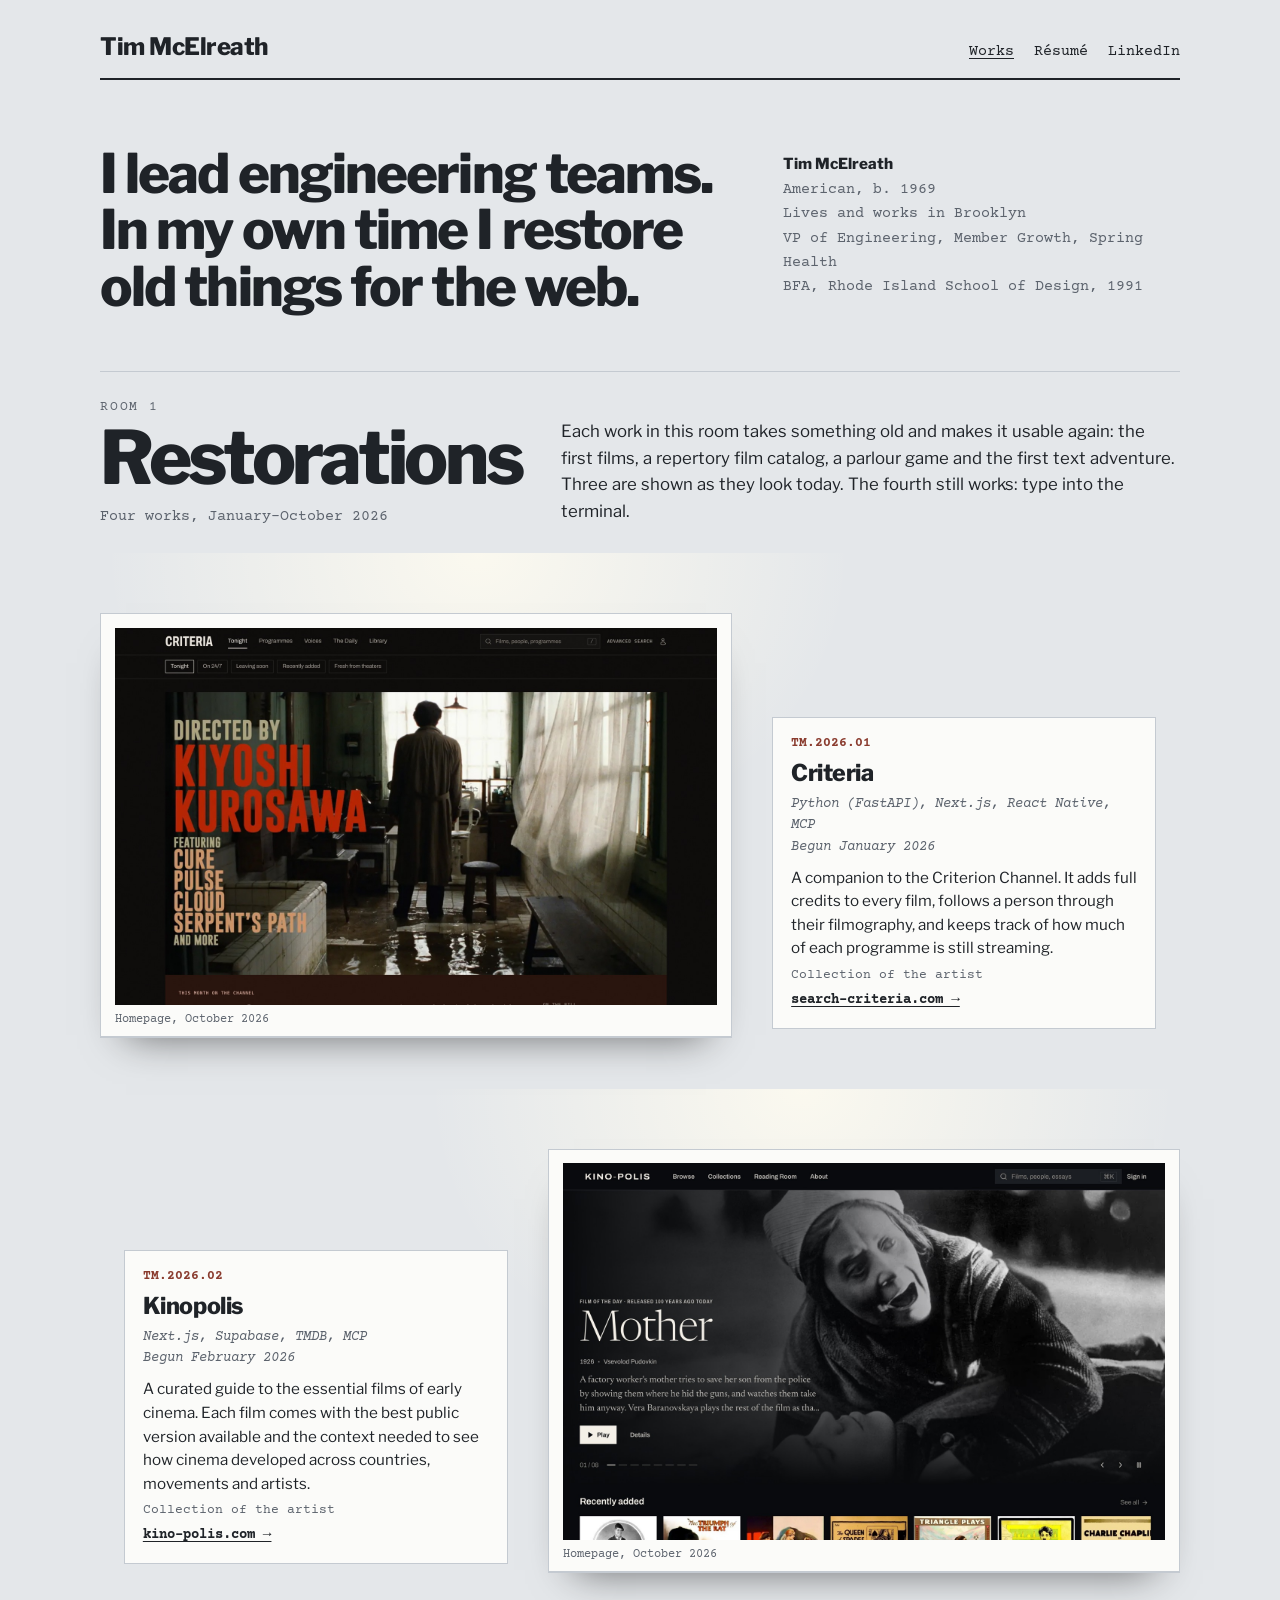
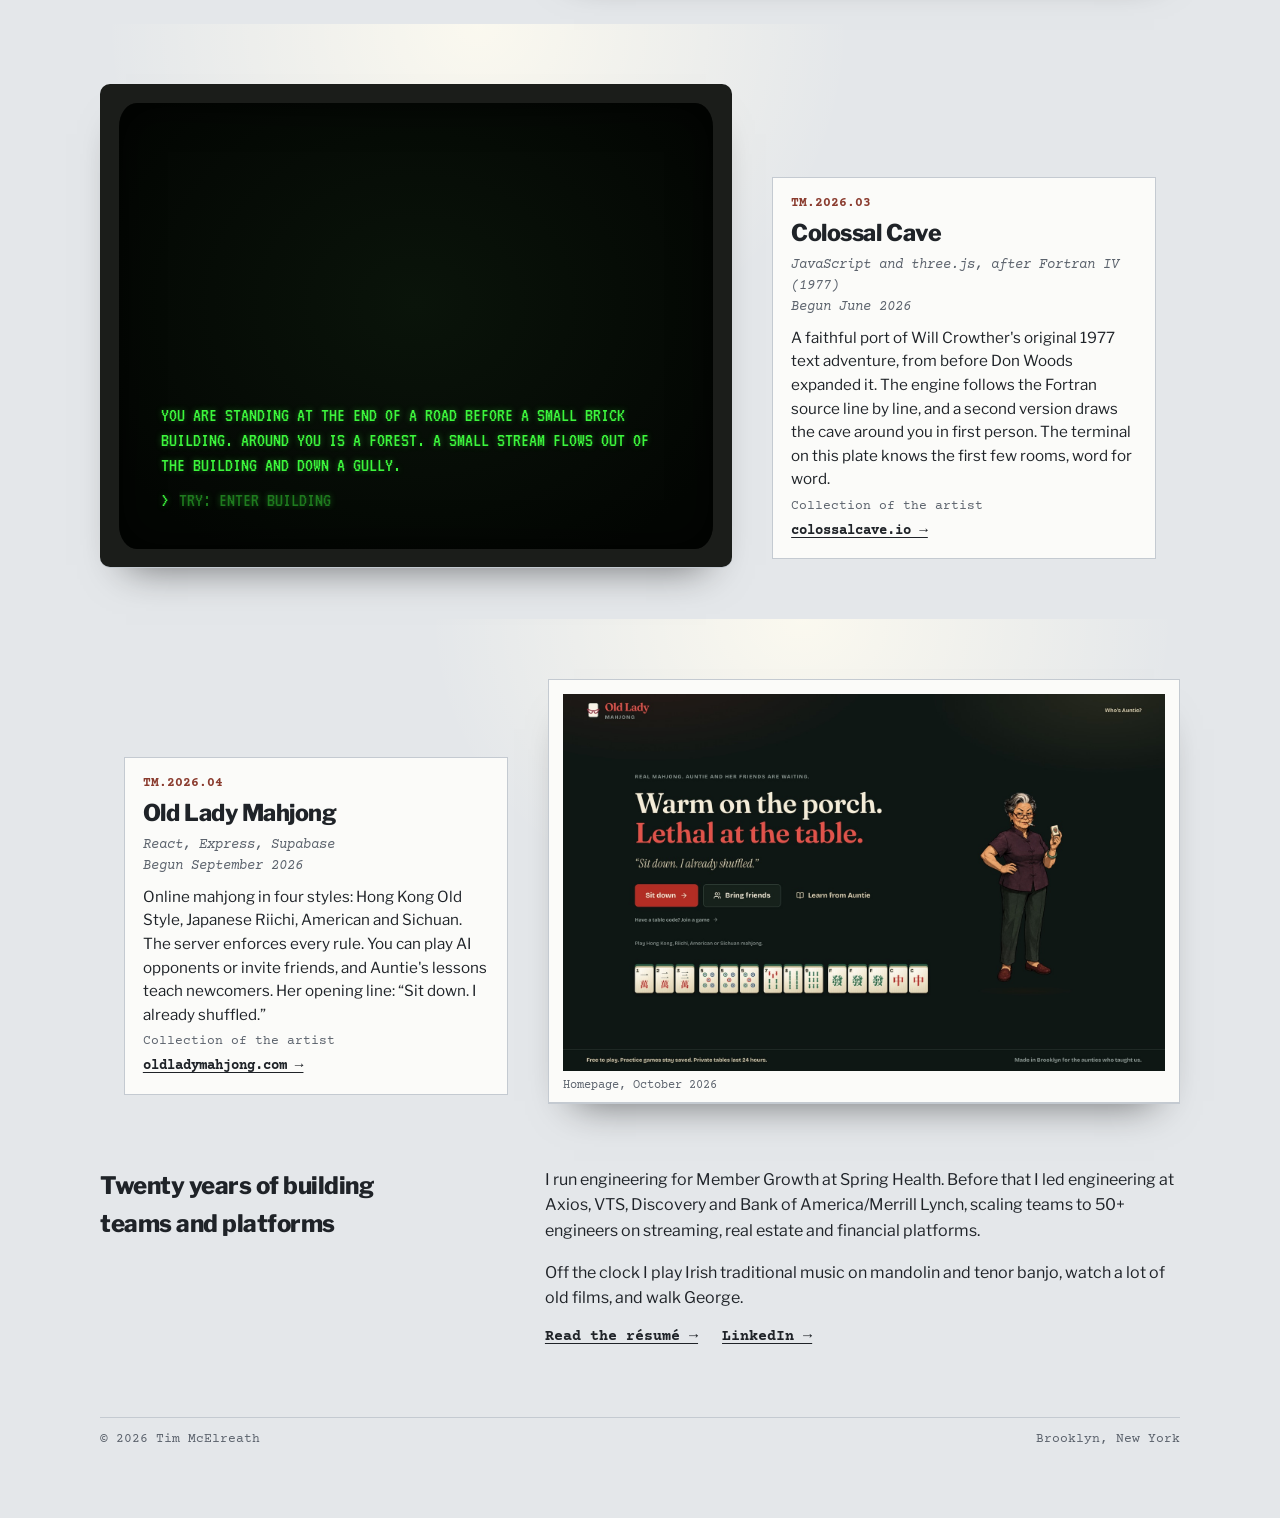
<file: index.html>
<!doctype html>
<html lang="en">
<head>
<meta charset="utf-8">
<meta name="viewport" content="width=device-width, initial-scale=1, viewport-fit=cover">
<title>Tim McElreath</title>
<meta name="description" content="Tim McElreath is an engineering leader in Brooklyn. Works: Criteria, Kinopolis, Colossal Cave and Old Lady Mahjong.">
<meta property="og:title" content="Tim McElreath">
<meta property="og:description" content="Engineering leader in Brooklyn. Four restorations for the web: Criteria, Kinopolis, Colossal Cave and Old Lady Mahjong.">
<meta property="og:type" content="website">
<link rel="icon" href="data:image/svg+xml,%3Csvg xmlns='http://www.w3.org/2000/svg' viewBox='0 0 32 32'%3E%3Crect width='32' height='32' fill='%23fbfbf9'/%3E%3Crect x='1' y='1' width='30' height='30' fill='none' stroke='%231f2328' stroke-width='2'/%3E%3Ctext x='16' y='22' font-family='Arial' font-weight='800' font-size='14' text-anchor='middle' fill='%238a3b2e'%3ETM%3C/text%3E%3C/svg%3E">
<link rel="preconnect" href="https://fonts.googleapis.com">
<link rel="preconnect" href="https://fonts.gstatic.com" crossorigin>
<link rel="stylesheet" href="https://fonts.googleapis.com/css2?family=Archivo:wdth,wght@62..100,400..800&family=Courier+Prime:wght@400;700&family=IM+Fell+English:ital@0;1&family=IM+Fell+English+SC&family=Libre+Franklin:wght@400;600;800&family=Source+Serif+4:opsz,wght@8..60,400&family=VT323&display=swap">
<link rel="stylesheet" href="/styles.css">
</head>
<body>
<div class="page">
  <header class="top">
    <a class="name" href="/">Tim McElreath</a>
    <nav aria-label="Primary">
      <a href="#works" aria-current="page">Works</a>
      <a href="/resume">Résumé</a>
      <a href="https://www.linkedin.com/in/timmcelreath/">LinkedIn</a>
    </nav>
  </header>

  <section class="intro">
    <h1>I lead engineering teams. In my own time I restore old things for the web.</h1>
    <p class="tombstone">
      <strong>Tim McElreath</strong><br>
      American, b. 1969<br>
      Lives and works in Brooklyn<br>
      VP of Engineering, Member Growth, Spring Health<br>
      BFA, Rhode Island School of Design, 1991
    </p>
  </section>

  <section class="room" id="works" aria-labelledby="room-title">
    <header class="wall-text">
      <span class="room-no">Room 1</span>
      <h2 id="room-title">Restorations</h2>
      <p class="room-dates">Four works, January–October 2026</p>
      <p>Each work in this room takes something old and makes it usable again: the first films, a repertory film catalog, a parlour game and the first text adventure. Three are shown as they look today. The fourth still works: type into the terminal.</p>
    </header>

    <div class="bays">
      <article class="bay">
        <figure class="plate plate-shot">
          <a href="https://search-criteria.com"><img src="/images/criteria.jpg" width="1600" height="1000" loading="lazy" alt="The Criteria homepage: a Kiyoshi Kurosawa programme leads Tonight, under navigation for Programmes, Voices, The Daily and Library."></a>
          <figcaption>Homepage, October 2026</figcaption>
        </figure>
        <div class="label">
          <span class="acc">TM.2026.01</span>
          <h3>Criteria</h3>
          <p class="medium">Python (FastAPI), Next.js, React Native, MCP<br>Begun January 2026</p>
          <p>A companion to the Criterion Channel. It adds full credits to every film, follows a person through their filmography, and keeps track of how much of each programme is still streaming.</p>
          <p class="credit">Collection of the artist</p>
          <a class="visit" href="https://search-criteria.com">search-criteria.com →</a>
        </div>
      </article>

      <article class="bay bay-flip">
        <figure class="plate plate-shot">
          <a href="https://www.kino-polis.com"><img src="/images/kinopolis.jpg" width="1600" height="1000" loading="lazy" alt="The Kinopolis homepage: Vsevolod Pudovkin's Mother (1926) as film of the day, released 100 years ago today."></a>
          <figcaption>Homepage, October 2026</figcaption>
        </figure>
        <div class="label">
          <span class="acc">TM.2026.02</span>
          <h3>Kinopolis</h3>
          <p class="medium">Next.js, Supabase, TMDB, MCP<br>Begun February 2026</p>
          <p>A curated guide to the essential films of early cinema. Each film comes with the best public version available and the context needed to see how cinema developed across countries, movements and artists.</p>
          <p class="credit">Collection of the artist</p>
          <a class="visit" href="https://www.kino-polis.com">kino-polis.com →</a>
        </div>
      </article>

      <article class="bay">
        <div class="plate plate-cave">
          <div class="crt">
            <div class="screen" id="cave-screen" aria-live="polite">
              <p>YOU ARE STANDING AT THE END OF A ROAD BEFORE A SMALL BRICK BUILDING. AROUND YOU IS A FOREST. A SMALL STREAM FLOWS OUT OF THE BUILDING AND DOWN A GULLY.</p>
            </div>
            <form class="prompt" id="cave-form" autocomplete="off">
              <label for="cave-input">&gt;</label>
              <input id="cave-input" name="cmd" type="text" spellcheck="false" autocapitalize="characters" placeholder="TRY: ENTER BUILDING" aria-label="Command">
            </form>
          </div>
        </div>
        <div class="label">
          <span class="acc">TM.2026.03</span>
          <h3>Colossal Cave</h3>
          <p class="medium">JavaScript and three.js, after Fortran IV (1977)<br>Begun June 2026</p>
          <p>A faithful port of Will Crowther's original 1977 text adventure, from before Don Woods expanded it. The engine follows the Fortran source line by line, and a second version draws the cave around you in first person. The terminal on this plate knows the first few rooms, word for word.</p>
          <p class="credit">Collection of the artist</p>
          <a class="visit" href="https://colossalcave.io">colossalcave.io →</a>
        </div>
      </article>

      <article class="bay bay-flip">
        <figure class="plate plate-shot">
          <a href="https://www.oldladymahjong.com"><img src="/images/mahjong.jpg" width="1600" height="1000" loading="lazy" alt="The Old Lady Mahjong homepage: “Warm on the porch. Lethal at the table.” beside an illustration of Auntie holding a tile."></a>
          <figcaption>Homepage, October 2026</figcaption>
        </figure>
        <div class="label">
          <span class="acc">TM.2026.04</span>
          <h3>Old Lady Mahjong</h3>
          <p class="medium">React, Express, Supabase<br>Begun September 2026</p>
          <p>Online mahjong in four styles: Hong Kong Old Style, Japanese Riichi, American and Sichuan. The server enforces every rule. You can play AI opponents or invite friends, and Auntie's lessons teach newcomers. Her opening line: &ldquo;Sit down. I already shuffled.&rdquo;</p>
          <p class="credit">Collection of the artist</p>
          <a class="visit" href="https://www.oldladymahjong.com">oldladymahjong.com →</a>
        </div>
      </article>
    </div>
  </section>

  <section class="about">
    <h2>Twenty years of building teams and platforms</h2>
    <div>
      <p>I run engineering for Member Growth at Spring Health. Before that I led engineering at Axios, VTS, Discovery and Bank of America/Merrill Lynch, scaling teams to 50+ engineers on streaming, real estate and financial platforms.</p>
      <p>Off the clock I play Irish traditional music on mandolin and tenor banjo, watch a lot of old films, and walk George.</p>
      <div class="cta"><a href="/resume">Read the résumé →</a><a href="https://www.linkedin.com/in/timmcelreath/">LinkedIn →</a></div>
    </div>
  </section>

  <footer>
    <span>© 2026 Tim McElreath</span>
    <span>Brooklyn, New York</span>
  </footer>
</div>
<script>
(() => {
  // Colossal Cave: the first rooms of Crowther's 1977 cave, in his words
  const ROOMS = {
    road: { text: 'YOU ARE STANDING AT THE END OF A ROAD BEFORE A SMALL BRICK BUILDING. AROUND YOU IS A FOREST. A SMALL STREAM FLOWS OUT OF THE BUILDING AND DOWN A GULLY.',
            go: { E: 'building', IN: 'building', ENTER: 'building', BUILDING: 'building', HOUSE: 'building', W: 'hill', UP: 'hill', ROAD: 'hill', S: 'valley', DOWN: 'valley', VALLEY: 'valley', STREAM: 'valley', DOWNSTREAM: 'valley', N: 'forest', FOREST: 'forest' } },
    hill: { text: 'YOU HAVE WALKED UP A HILL, STILL IN THE FOREST. THE ROAD NOW SLOPES BACK DOWN THE OTHER SIDE OF THE HILL. THERE IS A BUILDING IN THE DISTANCE.',
            go: { E: 'road', BUILDING: 'road', DOWN: 'road', ROAD: 'road', BACK: 'road', N: 'forest', S: 'forest', FOREST: 'forest' } },
    building: { text: 'YOU ARE INSIDE A BUILDING, A WELL HOUSE FOR A LARGE SPRING.',
            go: { OUT: 'road', OUTSIDE: 'road', EXIT: 'road', LEAVE: 'road', W: 'road', BACK: 'road' } },
    valley: { text: 'YOU ARE IN A VALLEY IN THE FOREST BESIDE A STREAM TUMBLING ALONG A ROCKY BED.',
            go: { N: 'road', UP: 'road', BUILDING: 'road', UPSTREAM: 'road', BACK: 'road', E: 'forest', W: 'forest', FOREST: 'forest' } },
    forest: { text: 'YOU ARE IN OPEN FOREST, WITH A DEEP VALLEY TO ONE SIDE.',
            go: { E: 'valley', DOWN: 'valley', VALLEY: 'valley', W: 'road', ROAD: 'road', BUILDING: 'road', BACK: 'road' } },
    debris: { text: "YOU ARE IN A DEBRIS ROOM, FILLED WITH STUFF WASHED IN FROM THE SURFACE. A LOW WIDE PASSAGE WITH COBBLES BECOMES PLUGGED WITH MUD AND DEBRIS HERE, BUT AN AWKWARD CANYON LEADS UPWARD AND WEST. A NOTE ON THE WALL SAYS 'MAGIC WORD XYZZY'.", go: {} }
  };
  const ALIAS = { EAST: 'E', WEST: 'W', NORTH: 'N', SOUTH: 'S', U: 'UP', D: 'DOWN', INSIDE: 'IN' };
  const screen = document.getElementById('cave-screen');
  const form = document.getElementById('cave-form');
  const input = document.getElementById('cave-input');
  let here = 'road';
  const say = (html, cls) => {
    const p = document.createElement('p');
    if (cls) p.className = cls;
    p.innerHTML = html;
    screen.appendChild(p);
    while (screen.children.length > 8) screen.removeChild(screen.firstChild);
    screen.scrollTop = screen.scrollHeight;
  };
  const deeper = 'THE REST OF THE CAVE IS AT <a href="https://colossalcave.io">COLOSSALCAVE.IO</a>.';
  form.addEventListener('submit', (e) => {
    e.preventDefault();
    const raw = input.value.trim().toUpperCase().replace(/[^A-Z0-9 ?]/g, '');
    input.value = '';
    if (!raw) return;
    say('&gt; ' + raw, 'echo');
    let words = raw.split(/\s+/).filter(w => !['GO', 'WALK', 'RUN', 'THE', 'TO'].includes(w));
    if (!words.length) words = ['?'];
    const w = ALIAS[words[0]] || words[0];
    if (['LOOK', 'L'].includes(w)) return say(ROOMS[here].text);
    if (['HELP', '?', 'WHAT'].includes(w)) return say('I ALWAYS UNDERSTAND COMPASS DIRECTIONS, OR YOU CAN NAME A NEARBY THING TO HEAD THAT WAY.');
    if (w === 'XYZZY') {
      if (here === 'building') { here = 'debris'; say(ROOMS.debris.text); return say(deeper); }
      if (here === 'debris') { here = 'building'; return say(ROOMS.building.text); }
      return say('NOTHING HAPPENS.');
    }
    if (w === 'PLUGH') return say("A HOLLOW VOICE SAYS 'PLUGH'");
    if (['INVENTORY', 'INV', 'I'].includes(w)) return say("YOU AREN'T CARRYING ANYTHING. THE LAMP AND THE KEYS ARE IN THE REAL CAVE. " + deeper);
    if (['TAKE', 'GET', 'UNLOCK', 'OPEN', 'LIGHT', 'DROP'].includes(w)) return say('I NEED MORE DETAILED INSTRUCTIONS TO DO THAT. ' + deeper);
    if (here === 'debris') return say(deeper);
    const dest = ROOMS[here].go[w];
    if (dest) { here = dest; return say(ROOMS[dest].text); }
    if (['E', 'W', 'N', 'S', 'UP', 'DOWN', 'IN', 'OUT', 'NE', 'NW', 'SE', 'SW'].includes(w)) return say('THERE IS NO WAY TO GO THAT DIRECTION.');
    say("I DON'T KNOW THAT WORD.");
  });

})();
</script>
</body>
</html>
</file>
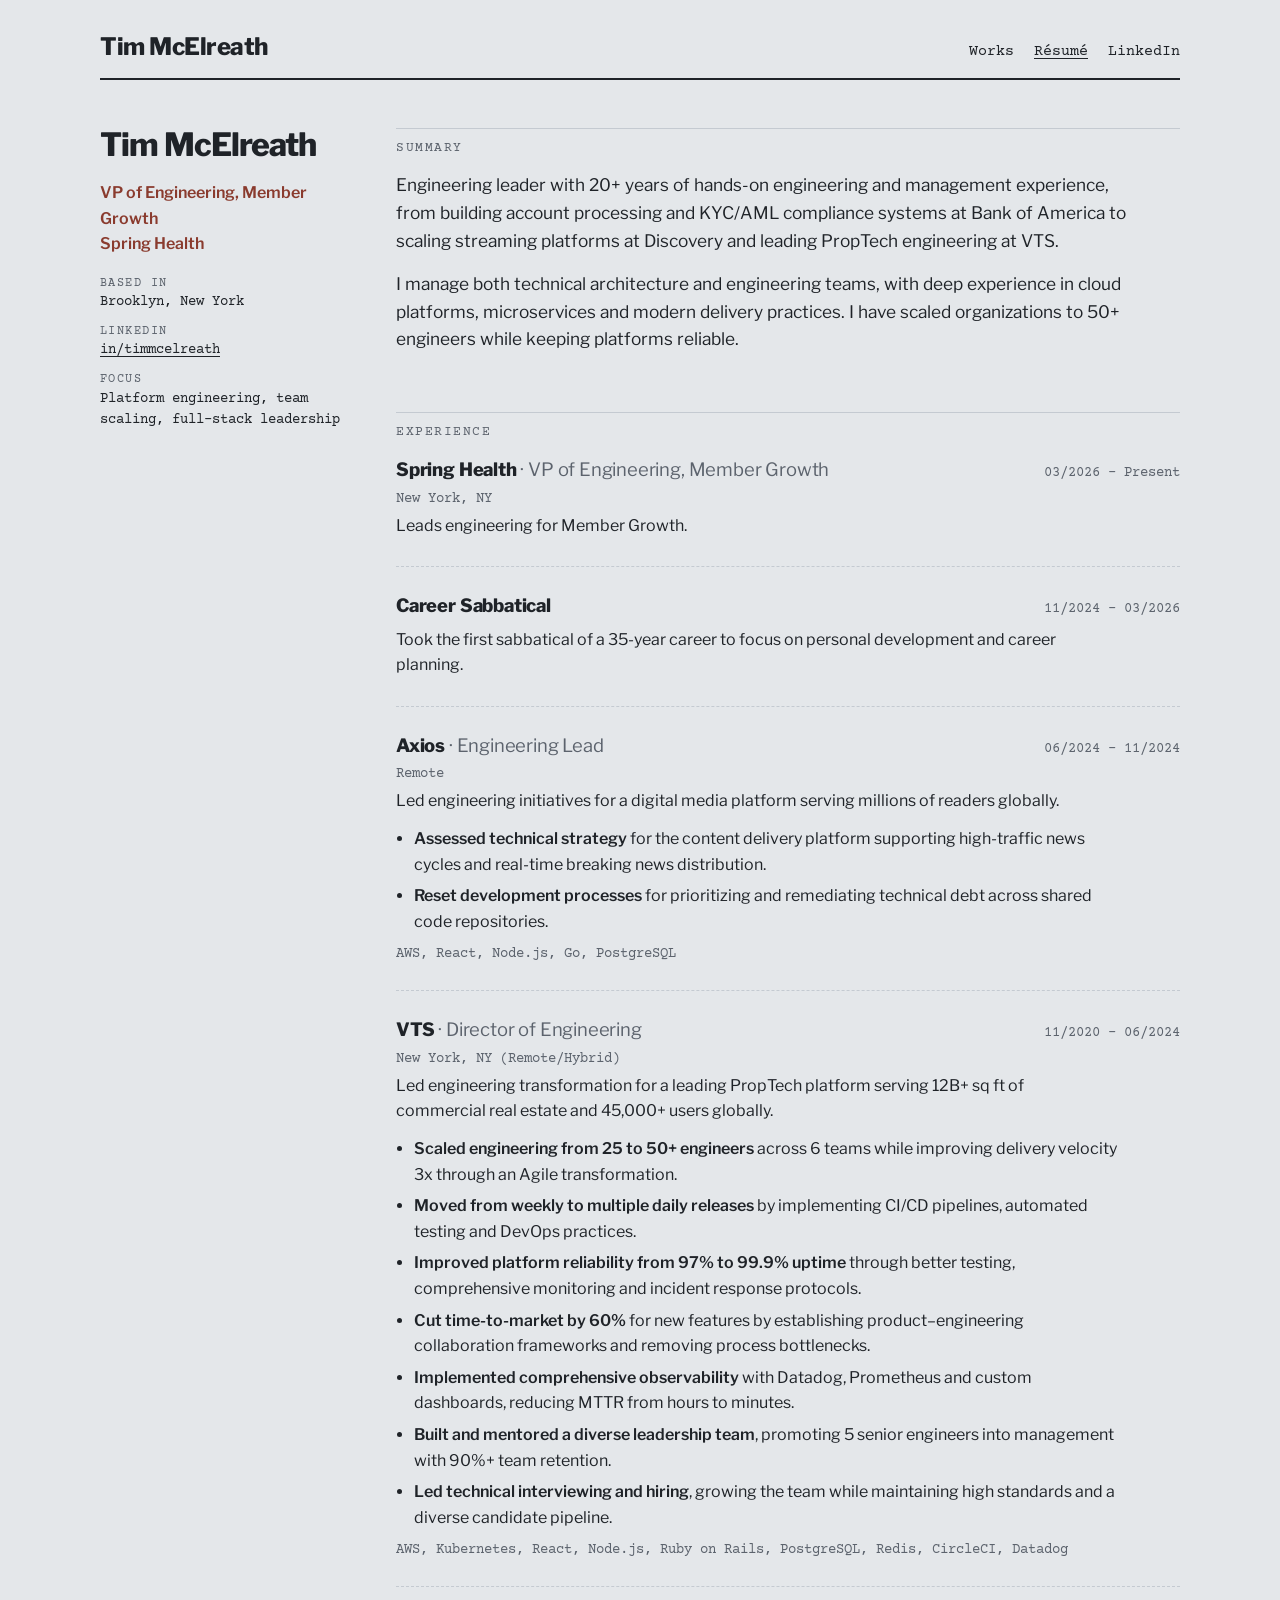
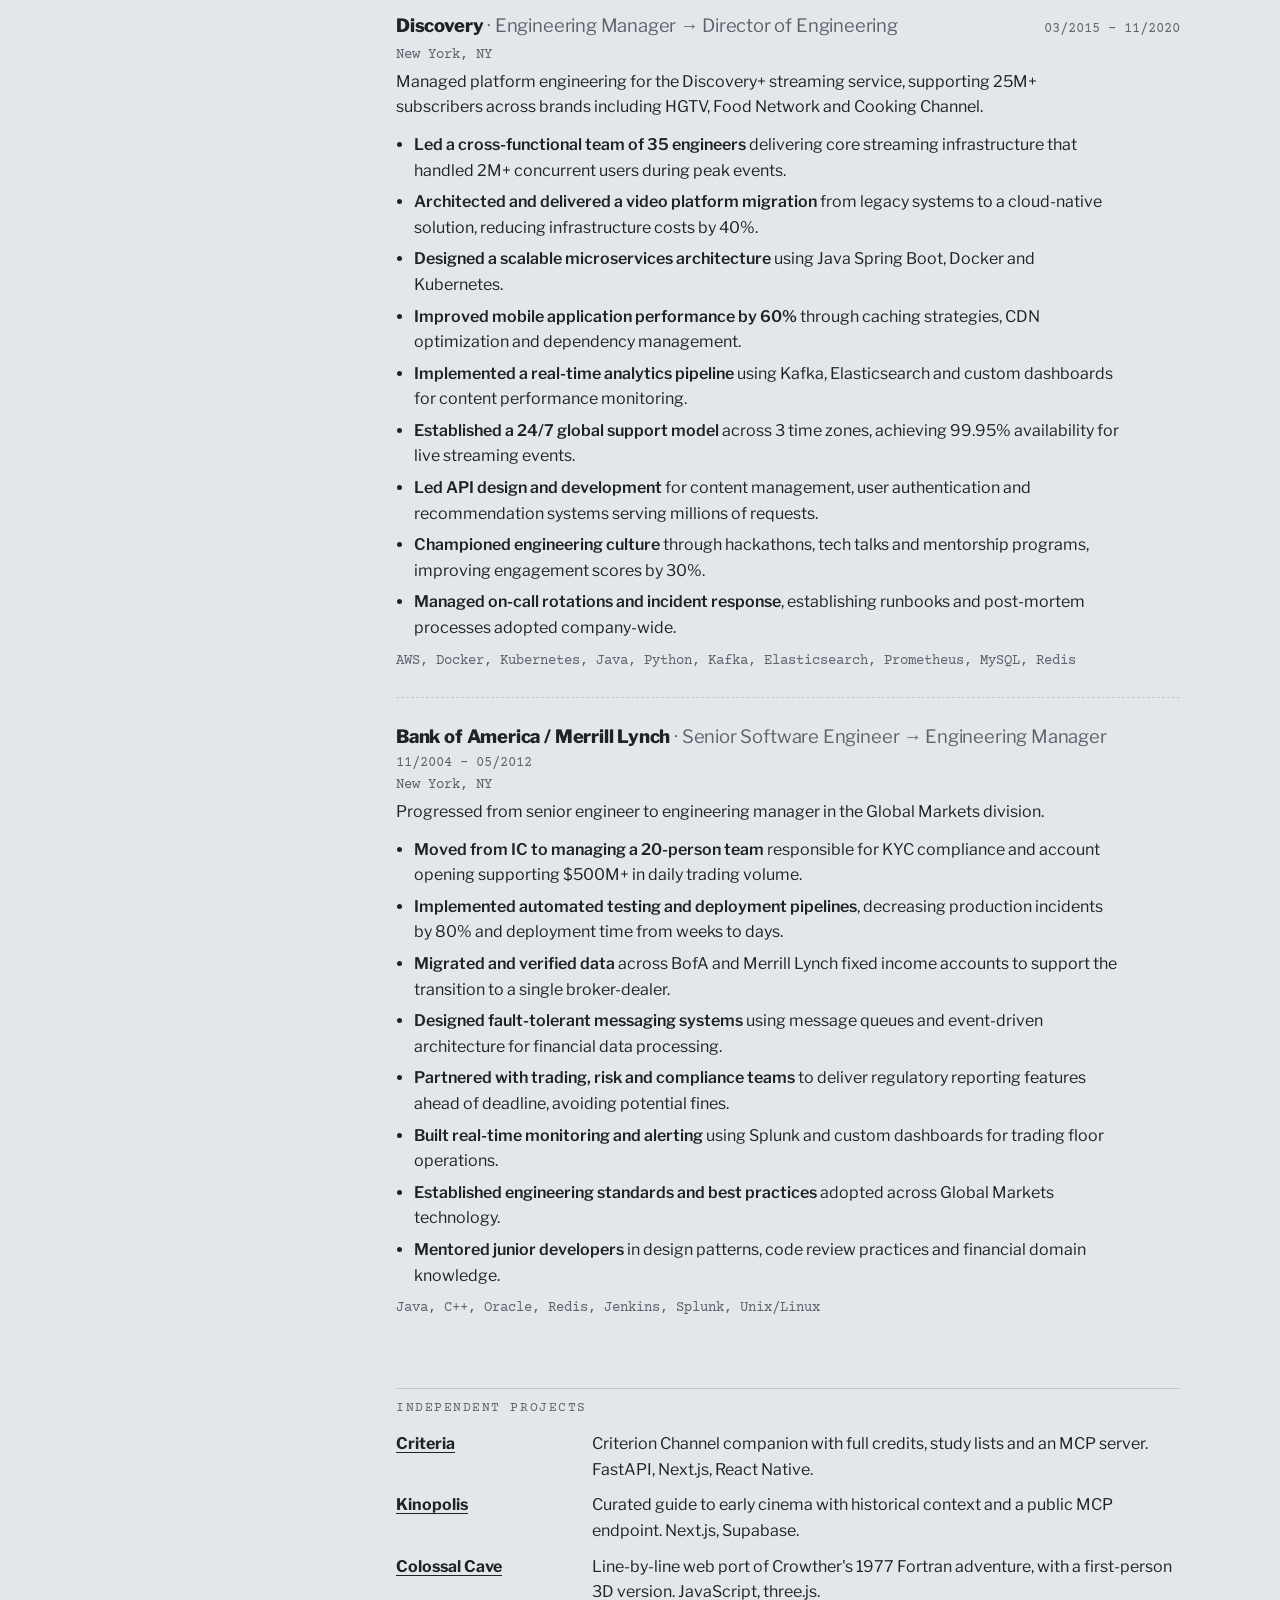
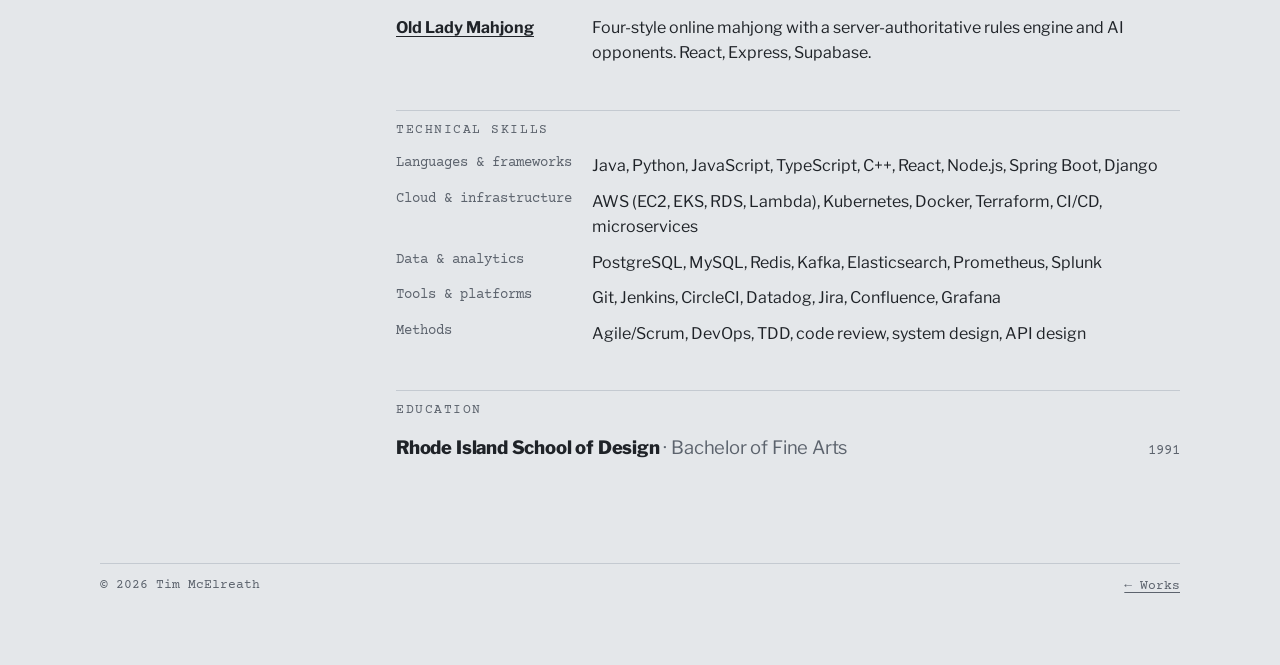
<file: resume.html>
<!doctype html>
<html lang="en">
<head>
<meta charset="utf-8">
<meta name="viewport" content="width=device-width, initial-scale=1, viewport-fit=cover">
<title>Résumé · Tim McElreath</title>
<meta name="description" content="Résumé of Tim McElreath, VP of Engineering, Member Growth at Spring Health.">
<link rel="icon" href="data:image/svg+xml,%3Csvg xmlns='http://www.w3.org/2000/svg' viewBox='0 0 32 32'%3E%3Crect width='32' height='32' fill='%23fbfbf9'/%3E%3Crect x='1' y='1' width='30' height='30' fill='none' stroke='%231f2328' stroke-width='2'/%3E%3Ctext x='16' y='22' font-family='Arial' font-weight='800' font-size='14' text-anchor='middle' fill='%238a3b2e'%3ETM%3C/text%3E%3C/svg%3E">
<link rel="preconnect" href="https://fonts.googleapis.com">
<link rel="preconnect" href="https://fonts.gstatic.com" crossorigin>
<link rel="stylesheet" href="https://fonts.googleapis.com/css2?family=Courier+Prime:wght@400;700&family=Libre+Franklin:wght@400;600;800&display=swap">
<link rel="stylesheet" href="/styles.css">
</head>
<body>
<div class="page">
  <header class="top">
    <a class="name" href="/">Tim McElreath</a>
    <nav aria-label="Primary">
      <a href="/#works">Works</a>
      <a href="/resume" aria-current="page">Résumé</a>
      <a href="https://www.linkedin.com/in/timmcelreath/">LinkedIn</a>
    </nav>
  </header>

  <div class="cv">
    <aside>
      <h1>Tim McElreath</h1>
      <div class="role">VP of Engineering, Member Growth<br>Spring Health</div>
      <dl>
        <div><dt>Based in</dt><dd>Brooklyn, New York</dd></div>
        <div><dt>LinkedIn</dt><dd><a href="https://www.linkedin.com/in/timmcelreath/">in/timmcelreath</a></dd></div>
        <div><dt>Focus</dt><dd>Platform engineering, team scaling, full-stack leadership</dd></div>
      </dl>
    </aside>

    <main>
      <section class="summary">
        <h2>Summary</h2>
        <p>Engineering leader with 20+ years of hands-on engineering and management experience, from building account processing and KYC/AML compliance systems at Bank of America to scaling streaming platforms at Discovery and leading PropTech engineering at VTS.</p>
        <p>I manage both technical architecture and engineering teams, with deep experience in cloud platforms, microservices and modern delivery practices. I have scaled organizations to 50+ engineers while keeping platforms reliable.</p>
      </section>

      <section>
        <h2>Experience</h2>

        <article class="job">
          <header><h3>Spring Health <span>· VP of Engineering, Member Growth</span></h3><time>03/2026 – Present</time></header>
          <span class="where">New York, NY</span>
          <p>Leads engineering for Member Growth.</p>
        </article>

        <article class="job">
          <header><h3>Career Sabbatical</h3><time>11/2024 – 03/2026</time></header>
          <p>Took the first sabbatical of a 35-year career to focus on personal development and career planning.</p>
        </article>

        <article class="job">
          <header><h3>Axios <span>· Engineering Lead</span></h3><time>06/2024 – 11/2024</time></header>
          <span class="where">Remote</span>
          <p>Led engineering initiatives for a digital media platform serving millions of readers globally.</p>
          <ul>
            <li><strong>Assessed technical strategy</strong> for the content delivery platform supporting high-traffic news cycles and real-time breaking news distribution.</li>
            <li><strong>Reset development processes</strong> for prioritizing and remediating technical debt across shared code repositories.</li>
          </ul>
          <div class="stack">AWS, React, Node.js, Go, PostgreSQL</div>
        </article>

        <article class="job">
          <header><h3>VTS <span>· Director of Engineering</span></h3><time>11/2020 – 06/2024</time></header>
          <span class="where">New York, NY (Remote/Hybrid)</span>
          <p>Led engineering transformation for a leading PropTech platform serving 12B+ sq ft of commercial real estate and 45,000+ users globally.</p>
          <ul>
            <li><strong>Scaled engineering from 25 to 50+ engineers</strong> across 6 teams while improving delivery velocity 3x through an Agile transformation.</li>
            <li><strong>Moved from weekly to multiple daily releases</strong> by implementing CI/CD pipelines, automated testing and DevOps practices.</li>
            <li><strong>Improved platform reliability from 97% to 99.9% uptime</strong> through better testing, comprehensive monitoring and incident response protocols.</li>
            <li><strong>Cut time-to-market by 60%</strong> for new features by establishing product–engineering collaboration frameworks and removing process bottlenecks.</li>
            <li><strong>Implemented comprehensive observability</strong> with Datadog, Prometheus and custom dashboards, reducing MTTR from hours to minutes.</li>
            <li><strong>Built and mentored a diverse leadership team</strong>, promoting 5 senior engineers into management with 90%+ team retention.</li>
            <li><strong>Led technical interviewing and hiring</strong>, growing the team while maintaining high standards and a diverse candidate pipeline.</li>
          </ul>
          <div class="stack">AWS, Kubernetes, React, Node.js, Ruby on Rails, PostgreSQL, Redis, CircleCI, Datadog</div>
        </article>

        <article class="job">
          <header><h3>Discovery <span>· Engineering Manager → Director of Engineering</span></h3><time>03/2015 – 11/2020</time></header>
          <span class="where">New York, NY</span>
          <p>Managed platform engineering for the Discovery+ streaming service, supporting 25M+ subscribers across brands including HGTV, Food Network and Cooking Channel.</p>
          <ul>
            <li><strong>Led a cross-functional team of 35 engineers</strong> delivering core streaming infrastructure that handled 2M+ concurrent users during peak events.</li>
            <li><strong>Architected and delivered a video platform migration</strong> from legacy systems to a cloud-native solution, reducing infrastructure costs by 40%.</li>
            <li><strong>Designed a scalable microservices architecture</strong> using Java Spring Boot, Docker and Kubernetes.</li>
            <li><strong>Improved mobile application performance by 60%</strong> through caching strategies, CDN optimization and dependency management.</li>
            <li><strong>Implemented a real-time analytics pipeline</strong> using Kafka, Elasticsearch and custom dashboards for content performance monitoring.</li>
            <li><strong>Established a 24/7 global support model</strong> across 3 time zones, achieving 99.95% availability for live streaming events.</li>
            <li><strong>Led API design and development</strong> for content management, user authentication and recommendation systems serving millions of requests.</li>
            <li><strong>Championed engineering culture</strong> through hackathons, tech talks and mentorship programs, improving engagement scores by 30%.</li>
            <li><strong>Managed on-call rotations and incident response</strong>, establishing runbooks and post-mortem processes adopted company-wide.</li>
          </ul>
          <div class="stack">AWS, Docker, Kubernetes, Java, Python, Kafka, Elasticsearch, Prometheus, MySQL, Redis</div>
        </article>

        <article class="job">
          <header><h3>Bank of America / Merrill Lynch <span>· Senior Software Engineer → Engineering Manager</span></h3><time>11/2004 – 05/2012</time></header>
          <span class="where">New York, NY</span>
          <p>Progressed from senior engineer to engineering manager in the Global Markets division.</p>
          <ul>
            <li><strong>Moved from IC to managing a 20-person team</strong> responsible for KYC compliance and account opening supporting $500M+ in daily trading volume.</li>
            <li><strong>Implemented automated testing and deployment pipelines</strong>, decreasing production incidents by 80% and deployment time from weeks to days.</li>
            <li><strong>Migrated and verified data</strong> across BofA and Merrill Lynch fixed income accounts to support the transition to a single broker-dealer.</li>
            <li><strong>Designed fault-tolerant messaging systems</strong> using message queues and event-driven architecture for financial data processing.</li>
            <li><strong>Partnered with trading, risk and compliance teams</strong> to deliver regulatory reporting features ahead of deadline, avoiding potential fines.</li>
            <li><strong>Built real-time monitoring and alerting</strong> using Splunk and custom dashboards for trading floor operations.</li>
            <li><strong>Established engineering standards and best practices</strong> adopted across Global Markets technology.</li>
            <li><strong>Mentored junior developers</strong> in design patterns, code review practices and financial domain knowledge.</li>
          </ul>
          <div class="stack">Java, C++, Oracle, Redis, Jenkins, Splunk, Unix/Linux</div>
        </article>
      </section>

      <section>
        <h2>Independent projects</h2>
        <ul class="projects">
          <li><b><a href="https://search-criteria.com">Criteria</a></b><span>Criterion Channel companion with full credits, study lists and an MCP server. FastAPI, Next.js, React Native.</span></li>
          <li><b><a href="https://www.kino-polis.com">Kinopolis</a></b><span>Curated guide to early cinema with historical context and a public MCP endpoint. Next.js, Supabase.</span></li>
          <li><b><a href="https://colossalcave.io">Colossal Cave</a></b><span>Line-by-line web port of Crowther's 1977 Fortran adventure, with a first-person 3D version. JavaScript, three.js.</span></li>
          <li><b><a href="https://www.oldladymahjong.com">Old Lady Mahjong</a></b><span>Four-style online mahjong with a server-authoritative rules engine and AI opponents. React, Express, Supabase.</span></li>
        </ul>
      </section>

      <section>
        <h2>Technical skills</h2>
        <dl class="skills">
          <dt>Languages &amp; frameworks</dt><dd>Java, Python, JavaScript, TypeScript, C++, React, Node.js, Spring Boot, Django</dd>
          <dt>Cloud &amp; infrastructure</dt><dd>AWS (EC2, EKS, RDS, Lambda), Kubernetes, Docker, Terraform, CI/CD, microservices</dd>
          <dt>Data &amp; analytics</dt><dd>PostgreSQL, MySQL, Redis, Kafka, Elasticsearch, Prometheus, Splunk</dd>
          <dt>Tools &amp; platforms</dt><dd>Git, Jenkins, CircleCI, Datadog, Jira, Confluence, Grafana</dd>
          <dt>Methods</dt><dd>Agile/Scrum, DevOps, TDD, code review, system design, API design</dd>
        </dl>
      </section>

      <section>
        <h2>Education</h2>
        <article class="job">
          <header><h3>Rhode Island School of Design <span>· Bachelor of Fine Arts</span></h3><time>1991</time></header>
        </article>
      </section>
    </main>
  </div>

  <footer>
    <span>© 2026 Tim McElreath</span>
    <a href="/">← Works</a>
  </footer>
</div>
</body>
</html>
</file>
<file: styles.css>
/* Wall Labels — the site as a small gallery: cool wall, card-stock labels, plates above captions.
   Display: Libre Franklin (heavy). Record and accession lines: Courier Prime. */
:root {
  --wall: #e4e7ea;
  --card: #fbfbf9;
  --ink: #1f2328;
  --muted: #5c636d;
  --rule: #c4cad1;
  --accent: #8a3b2e;
  --light: rgba(255, 252, 240, 0.85);
  --sans: "Libre Franklin", "Helvetica Neue", Arial, sans-serif;
  --mono: "Courier Prime", "Courier New", Courier, monospace;
  color-scheme: light;
}
@media (prefers-color-scheme: dark) {
  :root:not([data-theme="light"]) {
    --wall: #16181b; --card: #1f2226; --ink: #e6e8eb; --muted: #9ba2ac; --rule: #353a42; --accent: #e09583; --light: rgba(255, 236, 200, 0.07);
    color-scheme: dark;
  }
}
:root[data-theme="dark"] {
  --wall: #16181b; --card: #1f2226; --ink: #e6e8eb; --muted: #9ba2ac; --rule: #353a42; --accent: #e09583; --light: rgba(255, 236, 200, 0.07);
  color-scheme: dark;
}

*, *::before, *::after { box-sizing: border-box; }
html { -webkit-text-size-adjust: 100%; }
body {
  margin: 0;
  background: var(--wall);
  color: var(--ink);
  font: 400 1rem/1.6 var(--sans);
}
img { max-width: 100%; }
a { color: inherit; text-decoration-thickness: 1px; text-underline-offset: 3px; }
a:hover { color: var(--accent); }
:focus-visible { outline: 2px solid var(--accent); outline-offset: 3px; }

.page { max-width: 1120px; margin: 0 auto; padding-inline: 20px; padding-block: 28px 72px; }

/* Masthead */
.top {
  display: flex; flex-wrap: wrap; gap: 12px 24px;
  justify-content: space-between; align-items: baseline;
  border-bottom: 2px solid var(--ink); padding-bottom: 12px;
}
.name { font-weight: 800; font-size: 1.5rem; letter-spacing: -0.02em; text-decoration: none; }
.top nav { display: flex; flex-wrap: wrap; gap: 6px 20px; font: 400 0.95rem var(--mono); }
.top nav a { text-decoration: none; }
.top nav a[aria-current="page"] { text-decoration: underline; }

/* Intro */
.intro { display: grid; grid-template-columns: minmax(0, 1.6fr) minmax(0, 1fr); gap: 24px 48px; padding-block: 56px 48px; align-items: end; }
@media (max-width: 760px) { .intro { grid-template-columns: minmax(0, 1fr); padding-block: 36px 32px; } }
.intro h1 {
  margin: 0; font-weight: 800; font-size: clamp(2rem, 5vw, 3.4rem);
  line-height: 1.04; letter-spacing: -0.035em; text-wrap: balance;
}
.tombstone { font: 400 0.95rem/1.6 var(--mono); color: var(--muted); }
.tombstone strong { color: var(--ink); font-family: var(--sans); font-weight: 800; }

.section-head {
  display: flex; justify-content: space-between; align-items: baseline; gap: 12px;
  border-top: 1px solid var(--rule); padding-top: 12px; margin-bottom: 20px;
  font: 400 0.8rem var(--mono); letter-spacing: 0.12em; text-transform: uppercase; color: var(--muted);
}

/* Room 1 — an exhibition hang: wall text, then bays that alternate sides, each lit from above */
.room { padding-top: 8px; }
.wall-text {
  border-top: 1px solid var(--rule); padding-top: 28px;
  display: grid; grid-template-columns: minmax(0, 1fr) minmax(0, 1.5fr); gap: 4px 48px; align-items: end;
}
@media (max-width: 760px) { .wall-text { grid-template-columns: minmax(0, 1fr); } }
.room-no { grid-column: 1 / -1; font: 400 0.8rem var(--mono); letter-spacing: 0.14em; text-transform: uppercase; color: var(--muted); }
.wall-text h2 { margin: 0; font: 800 clamp(2.4rem, 7vw, 4.6rem)/0.95 var(--sans); letter-spacing: -0.045em; }
.room-dates { grid-column: 1; margin: 6px 0 0; font: 400 0.95rem var(--mono); color: var(--muted); }
.wall-text p:last-child { grid-column: 2; grid-row: 2 / span 2; margin: 0; max-width: 58ch; font-size: 1.05rem; }
@media (max-width: 760px) { .wall-text p:last-child { grid-column: 1; grid-row: auto; margin-top: 14px; } }

.bays { display: grid; gap: clamp(56px, 9vw, 112px); margin-top: clamp(48px, 7vw, 88px); }
.bay {
  position: relative; display: grid; gap: 20px 40px; align-items: end;
  grid-template-columns: minmax(0, 1.55fr) minmax(0, 1fr);
}
.bay-flip { grid-template-columns: minmax(0, 1fr) minmax(0, 1.55fr); }
.bay-flip .plate { order: 2; }
.bay-flip .label { order: 1; justify-self: end; }
/* Gallery lighting: a soft pool on the wall above each plate */
.bay::before {
  content: ""; position: absolute; z-index: 0; pointer-events: none;
  top: -60px; width: 70%; height: 75%; left: 0;
  background: radial-gradient(ellipse at 50% 0%, var(--light), transparent 70%);
}
.bay-flip::before { left: auto; right: 0; }
.bay > * { position: relative; z-index: 1; min-width: 0; }
@media (max-width: 760px) {
  .bay, .bay-flip { grid-template-columns: minmax(0, 1fr); }
  .bay-flip .plate, .bay-flip .label { order: 0; justify-self: stretch; }
  .bay::before { width: 100%; }
}

.label {
  max-width: 24rem; background: var(--card); border: 1px solid var(--rule);
  padding: 16px 18px; display: grid; gap: 8px; font: 400 0.9rem/1.5 var(--mono);
  margin-bottom: 8px;
}
.label .acc { color: var(--accent); font-weight: 700; font-size: 0.8rem; }
.label h3 { margin: 0; font: 800 1.45rem/1.1 var(--sans); letter-spacing: -0.02em; }
.label .medium { margin: 0; color: var(--muted); font-style: italic; }
.label p { margin: 0; font: 400 0.95rem/1.55 var(--sans); }
.label .medium { font: italic 400 0.88rem/1.5 var(--mono); }
.label .credit { font: 400 0.8rem var(--mono); color: var(--muted); }
.label .visit { font-weight: 700; justify-self: start; }

.plate { position: relative; overflow: hidden; max-width: 100%; box-shadow: 0 1px 0 var(--rule), 0 24px 40px -26px rgba(0, 0, 0, 0.6); }

/* Screenshots, mounted like prints: a card mat with a caption beneath */
.plate-shot { margin: 0; background: var(--card); padding: clamp(10px, 2.2%, 18px); padding-bottom: 0; border: 1px solid var(--rule); }
.plate-shot a { display: block; }
.plate-shot img { display: block; width: 100%; height: auto; aspect-ratio: 16 / 10; object-fit: cover; object-position: top; transition: filter 0.25s ease; }
.plate-shot a:hover img { filter: brightness(1.06); }
.plate-shot figcaption { font: 400 0.75rem var(--mono); color: var(--muted); padding-block: 8px 10px; }

/* Colossal Cave: a working terminal behind a CRT bezel */
.plate-cave { background: #1b1d1a; padding: clamp(12px, 3%, 22px); border-radius: 10px; }
.crt {
  aspect-ratio: 4 / 3; max-width: 100%; display: grid; grid-template-rows: 1fr auto;
  background: radial-gradient(ellipse at 50% 45%, #0a140a, #030603 85%); border-radius: 18px / 24px;
  color: #3cf63c; font: 400 clamp(1rem, 2.1vw, 1.25rem)/1.25 "VT323", var(--mono); text-shadow: 0 0 6px rgba(60, 246, 60, 0.4);
  box-shadow: inset 0 0 40px rgba(0, 0, 0, 0.8);
}
.crt .screen { overflow-y: auto; padding: 6% 7% 0; display: grid; align-content: end; gap: 0.7em; scrollbar-width: none; }
.crt .screen p { margin: 0; }
.crt .screen .echo { color: #1e9a1e; }
.crt .screen a { color: inherit; }
.prompt { display: flex; gap: 0.5em; align-items: baseline; padding: 0.5em 7% 6%; }
.prompt label { color: #3cf63c; }
.prompt input {
  flex: 1; min-width: 0; background: transparent; border: 0; outline: 0; padding: 0;
  color: #3cf63c; font: inherit; text-transform: uppercase; caret-color: #3cf63c; text-shadow: inherit;
}
.prompt input::placeholder { color: #1e7a1e; }
.prompt:focus-within { box-shadow: inset 0 -1px 0 #1e7a1e; }


/* About strip */
.about { margin-top: 64px; display: grid; grid-template-columns: minmax(0, 1fr) minmax(0, 1.6fr); gap: 24px 48px; }
@media (max-width: 760px) { .about { grid-template-columns: minmax(0, 1fr); } }
.about h2 { margin: 0; font-weight: 800; font-size: 1.5rem; letter-spacing: -0.02em; text-wrap: balance; }
.about p { margin: 0 0 1em; max-width: 62ch; }
.cta { display: flex; flex-wrap: wrap; gap: 10px 24px; font: 700 0.95rem var(--mono); }

footer { margin-top: 72px; border-top: 1px solid var(--rule); padding-top: 14px; display: flex; flex-wrap: wrap; justify-content: space-between; gap: 8px; font: 400 0.8rem var(--mono); color: var(--muted); }

/* Résumé */
.cv { display: grid; grid-template-columns: minmax(0, 15rem) minmax(0, 1fr); gap: 32px 56px; padding-top: 48px; }
@media (max-width: 820px) { .cv { grid-template-columns: minmax(0, 1fr); padding-top: 32px; } }
.cv aside { align-self: start; position: sticky; top: calc(env(safe-area-inset-top, 0px) + 24px); display: grid; gap: 18px; }
@media (max-width: 820px) { .cv aside { position: static; } }
.cv aside h1 { margin: 0; font-weight: 800; font-size: 2rem; line-height: 1.05; letter-spacing: -0.03em; }
.cv aside .role { color: var(--accent); font-weight: 600; }
.cv aside dl { margin: 0; display: grid; gap: 10px; font: 400 0.9rem/1.45 var(--mono); }
.cv aside dt { color: var(--muted); font-size: 0.75rem; letter-spacing: 0.12em; text-transform: uppercase; }
.cv aside dd { margin: 0; overflow-wrap: anywhere; }
.cv main { min-width: 0; display: grid; gap: 44px; }
.cv section > h2 {
  margin: 0 0 16px; font: 400 0.8rem var(--mono); letter-spacing: 0.12em; text-transform: uppercase;
  color: var(--muted); border-top: 1px solid var(--rule); padding-top: 12px;
}
.cv .summary p { margin: 0 0 0.9em; font-size: 1.08rem; max-width: 62ch; }
.job { display: grid; gap: 6px; padding-bottom: 28px; }
.job + .job { border-top: 1px dashed var(--rule); padding-top: 24px; }
.job header { display: flex; flex-wrap: wrap; justify-content: space-between; gap: 4px 16px; align-items: baseline; }
.job h3 { margin: 0; font-weight: 800; font-size: 1.15rem; letter-spacing: -0.01em; }
.job h3 span { font-weight: 400; color: var(--muted); }
.job time, .job .where { font: 400 0.88rem var(--mono); color: var(--muted); font-variant-numeric: tabular-nums; }
.job p { margin: 0; max-width: 64ch; }
.job ul { margin: 6px 0 0; padding-left: 1.1em; display: grid; gap: 6px; max-width: 66ch; }
.job ul strong { font-weight: 600; }
.job .stack { font: 400 0.85rem var(--mono); color: var(--muted); margin-top: 6px; }
.skills { margin: 0; display: grid; grid-template-columns: minmax(0, 11rem) minmax(0, 1fr); gap: 10px 20px; }
@media (max-width: 560px) { .skills { grid-template-columns: minmax(0, 1fr); gap: 2px 0; } .skills dd { margin-bottom: 10px; } }
.skills dt { font: 400 0.85rem/1.6 var(--mono); color: var(--muted); }
.skills dd { margin: 0; }
.projects { list-style: none; margin: 0; padding: 0; display: grid; gap: 10px; }
.projects li { display: grid; grid-template-columns: minmax(0, 11rem) minmax(0, 1fr); gap: 4px 20px; }
@media (max-width: 560px) { .projects li { grid-template-columns: minmax(0, 1fr); } }
.projects b { font-weight: 700; }
</file>
